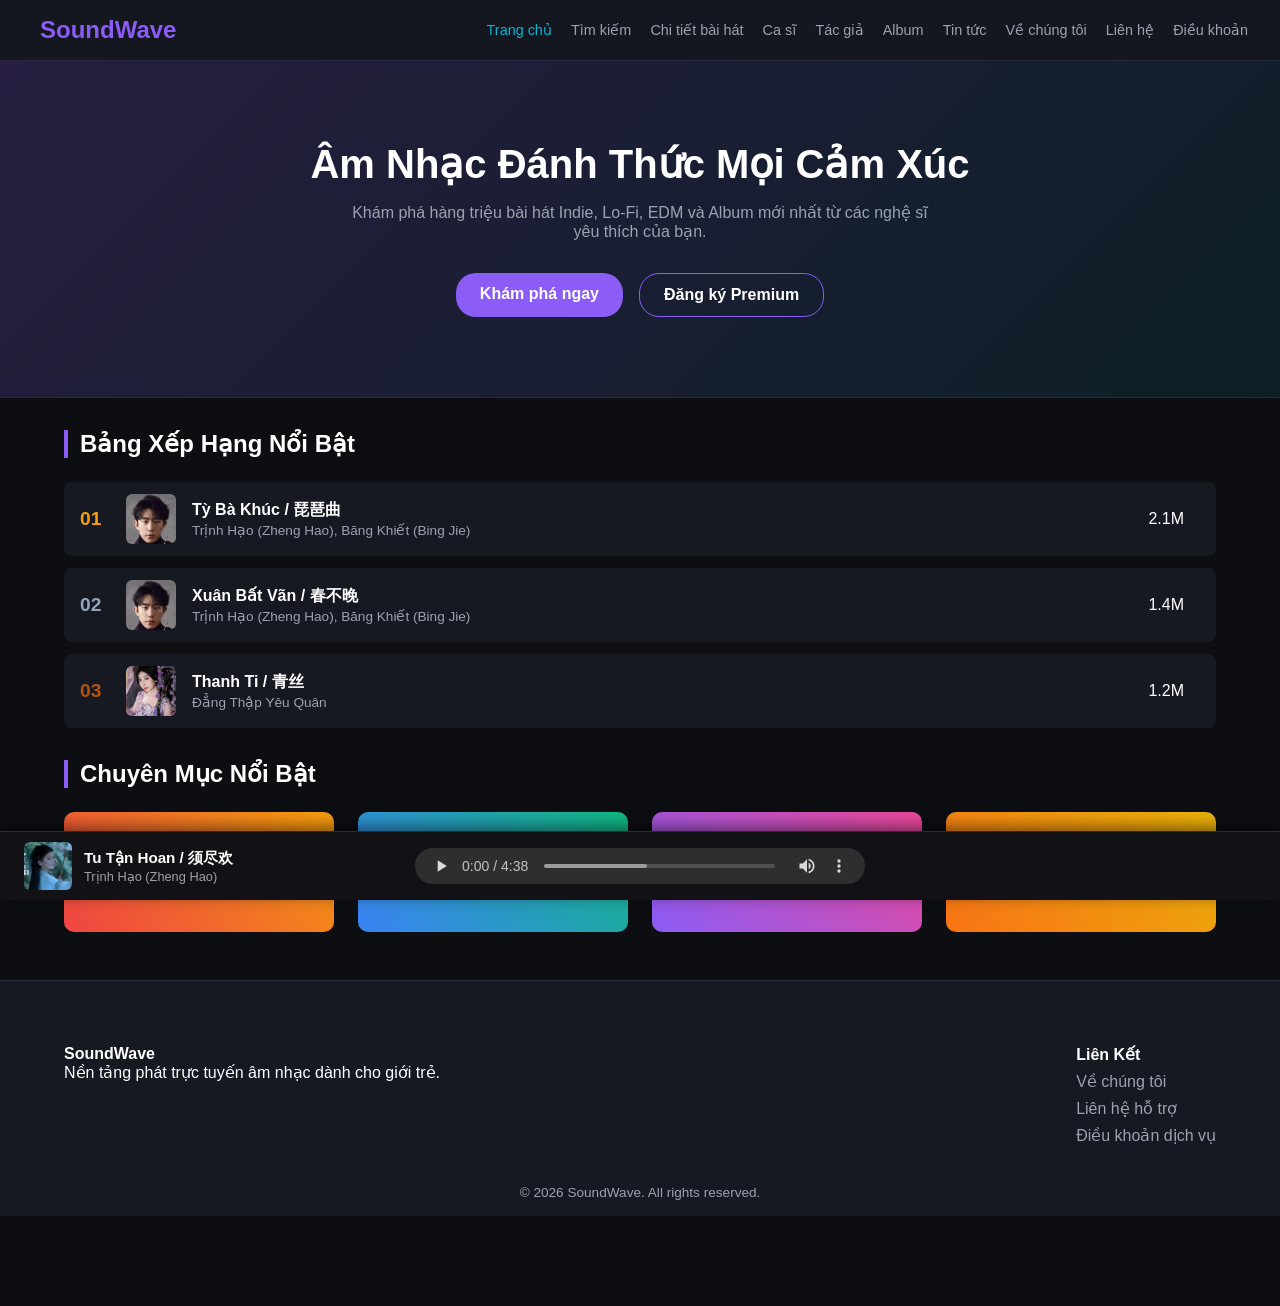
<file: index.html>
<!DOCTYPE html>
<html lang="vi">
<head>
  <meta charset="UTF-8">
  <meta name="viewport" content="width=device-width, initial-scale=1.0">
  <title>SoundWave - Nền Tảng Âm Nhạc Trực Tuyến</title>
  <link rel="stylesheet" href="css/style.css">
</head>
<body>

  <!-- HEADER / NAVBAR -->
  <header class="navbar">
    <div class="logo">
      <i class="fa-solid fa-compact-disc logo-icon"></i>
      <span>SoundWave</span>
    </div>
    <nav class="nav-menu">
      <a href="index.html" class="active">Trang chủ</a>
      <a href="/search/search.html">Tìm kiếm</a>
      <a href="/song-detail/song.html">Chi tiết bài hát</a>
      <a href="/artist/artist.html">Ca sĩ</a>
      <a href="/composer/composer.html">Tác giả</a>
      <a href="/album/album.html">Album</a>
      <a href="/detail/detail.html">Tin tức</a>
      <a href="/about-us/about-us.html">Về chúng tôi</a>
      <a href="/contact/contact.html">Liên hệ</a>
      <a href="/policy/policy.html">Điều khoản</a>
    </nav>
  </header>

  <main>
    <!-- HERO SECTION -->
    <section class="hero">
      <div class="hero-content">
        <h1>Âm Nhạc Đánh Thức Mọi Cảm Xúc</h1>
        <p>Khám phá hàng triệu bài hát Indie, Lo-Fi, EDM và Album mới nhất từ các nghệ sĩ yêu thích của bạn.</p>
        <div class="hero-btns">
          <a href="search.html" class="btn btn-primary">Khám phá ngay</a>
          <a href="contact.html" class="btn btn-secondary">Đăng ký Premium</a>
        </div>
      </div>
    </section>

    <!-- BẢNG XẾP HẠNG (TOP CHARTS) -->
    <section class="container">
      <h2 class="section-title">Bảng Xếp Hạng Nổi Bật</h2>
      <div class="chart-list">
        <div class="chart-item">
          <span class="rank rank-1">01</span>
          <img src="/img/anh2.png" alt="Bìa bài hát" class="thumb">
          <div class="song-info">
            <a href="/song-detail/song.html" class="title">Tỳ Bà Khúc / 琵琶曲</a>
            <a href="/artist/artist.html" class="subtitle">Trịnh Hạo (Zheng Hao), Băng Khiết (Bing Jie)</a>
          </div>
          <span class="plays"><i class="fa-solid fa-headphones"></i> 2.1M</span>
          <a href="song-detail.html" class="play-btn"><i class="fa-solid fa-circle-play"></i></a>
        </div>

        <div class="chart-item">
          <span class="rank rank-2">02</span>
          <img src="/img/anh2.png" alt="Bìa bài hát" class="thumb">
          <div class="song-info">
            <a href="/song-detail/song.html" class="title">Xuân Bất Vãn / 春不晚</a>
            <a href="/artist/artist.html" class="subtitle">Trịnh Hạo (Zheng Hao), Băng Khiết (Bing Jie)</a>
          </div>
          <span class="plays"><i class="fa-solid fa-headphones"></i> 1.4M</span>
          <a href="/song-detail/song.html" class="play-btn"><i class="fa-solid fa-circle-play"></i></a>
        </div>

        <div class="chart-item">
          <span class="rank rank-3">03</span>
          <img src="/img/image.png" alt="Bìa bài hát" class="thumb">
          <div class="song-info">
            <a href="/song-detail/song.html" class="title">Thanh Ti / 青丝</a>
            <a href="/artist/artist.html" class="subtitle">Đẳng Thập Yêu Quân</a>
          </div>
          <span class="plays"><i class="fa-solid fa-headphones"></i> 1.2M</span>
          <a href="/song-detail/song.html" class="play-btn"><i class="fa-solid fa-circle-play"></i></a>
        </div>
      </div>
    </section>

    <!-- CHUYÊN MỤC NỔI BẬT -->
    <section class="container">
      <h2 class="section-title">Chuyên Mục Nổi Bật</h2>
      <div class="grid grid-4">
        <a href="/search/search.html" class="genre-card genre-indie">
          <h3>Indie Việt</h3>
        </a>
        <a href="/search/search.html" class="genre-card genre-lofi">
          <h3>Lo-Fi Học Bài</h3>
        </a>
        <a href="/search/search.html" class="genre-card genre-edm">
          <h3>EDM Sôi Động</h3>
        </a>
        <a href="/search/search.html" class="genre-card genre-acoustic">
          <h3>Acoustic Nhẹ Nhàng</h3>
        </a>
      </div>
    </section>
  </main>

  <!-- CHÂN TRANG (FOOTER) -->
  <footer class="site-footer">
    <div class="container footer-content">
      <div>
        <h4>SoundWave</h4>
        <p>Nền tảng phát trực tuyến âm nhạc dành cho giới trẻ.</p>
      </div>
      <div>
        <h4>Liên Kết</h4>
        <ul>
          <li><a href="/about-us/about-us.html">Về chúng tôi</a></li>
          <li><a href="/contact/contact.html">Liên hệ hỗ trợ</a></li>
          <li><a href="/policy/policy.html">Điều khoản dịch vụ</a></li>
        </ul>
      </div>
    </div>
    <div class="copyright">
      <p>&copy; 2026 SoundWave. All rights reserved.</p>
    </div>
  </footer>

  <!-- THANH TRÌNH PHÁT ÂM NHẠC CỐ ĐỊNH (PURE CSS FIX PLAYER) -->
  <div class="audio-player">
    <div class="player-left">
      <img src="/img/img.png" alt="Bài hát đang phát">
      <div>
        <div class="player-title">Tu Tận Hoan / 须尽欢</div>
        <div class="player-artist">Trịnh Hạo (Zheng Hao)</div>
      </div>
    </div>
    <div class="player-center">
      <audio controls src="/assets/Tu Tận Hoan _ 须尽欢.mp3" class="custom"></audio>
      <!-- <div class="player-controls">
        <button type="button" class="ctrl-btn"><i class="fa-solid fa-shuffle"></i></button>
        <button type="button" class="ctrl-btn"><i class="fa-solid fa-backward-step"></i></button>
        <button type="button" class="ctrl-btn play-main"><i class="fa-solid fa-play"></i></button>
        <button type="button" class="ctrl-btn"><i class="fa-solid fa-forward-step"></i></button>
        <button type="button" class="ctrl-btn"><i class="fa-solid fa-repeat"></i></button>
      </div>
      <div class="progress-bar-wrap">
        <span>01:15</span>
        <div class="progress-bar">
          <div class="progress-fill" style="width: 35%;"></div>
        </div>
        <span>03:45</span>
      </div> -->
    </div>
    <div class="player-right">
      <i class="fa-solid fa-volume-high"></i>
      <!-- <div class="volume-bar">
        <div class="volume-fill" style="width: 70%;"></div>
      </div> -->
    </div>
  </div>

</body>
</html>
</file>
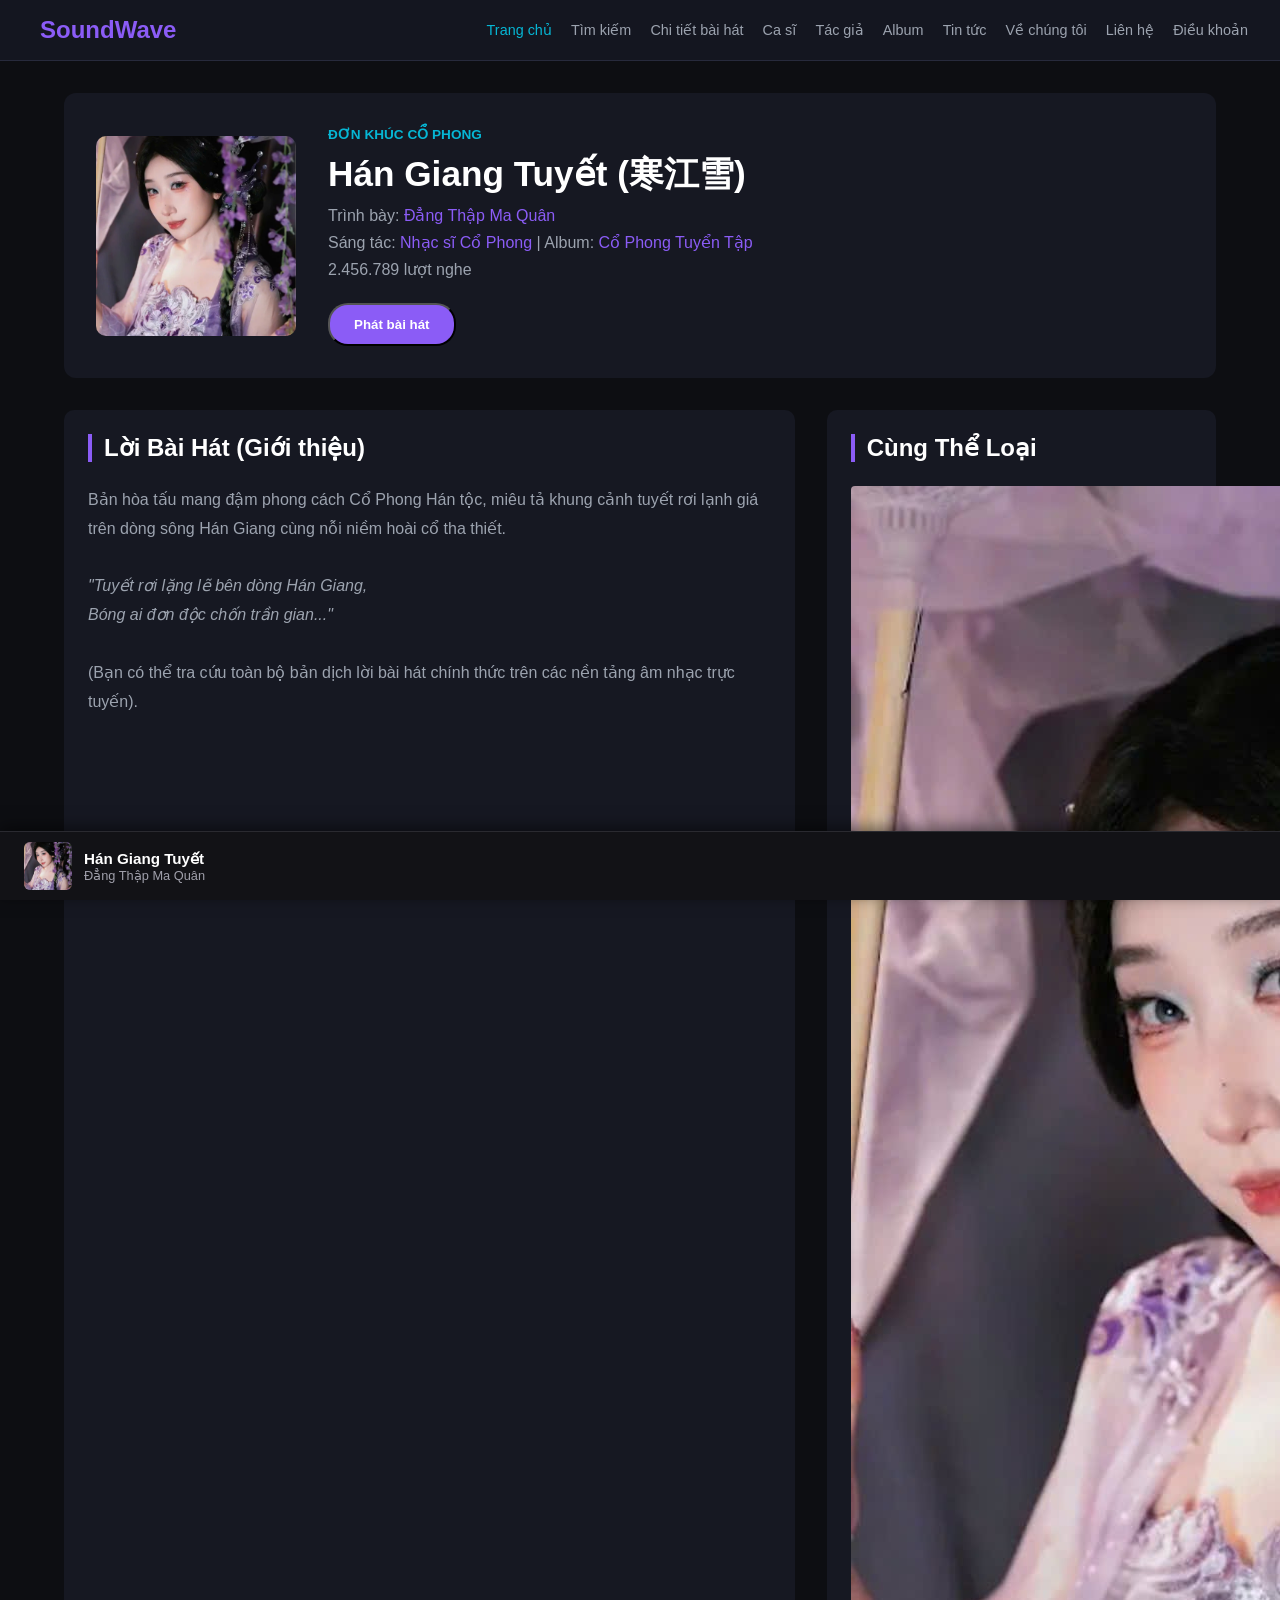
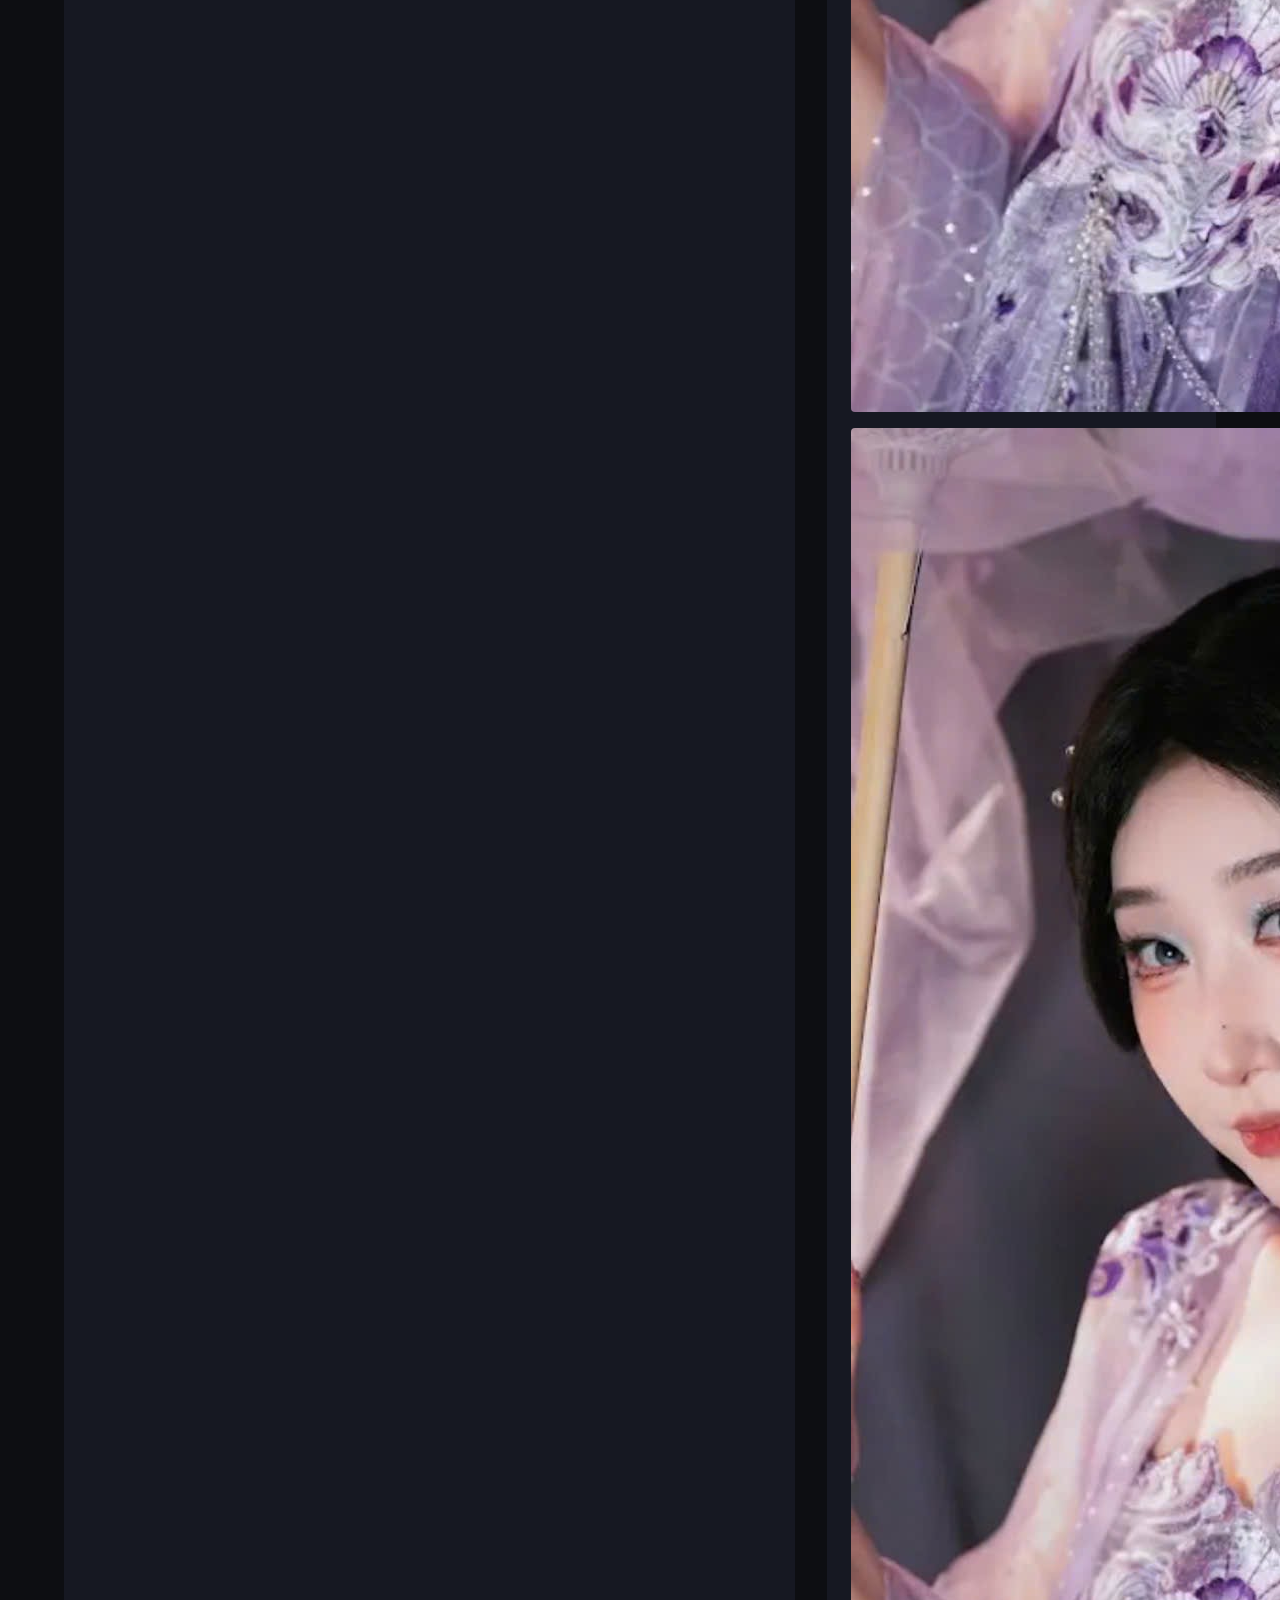
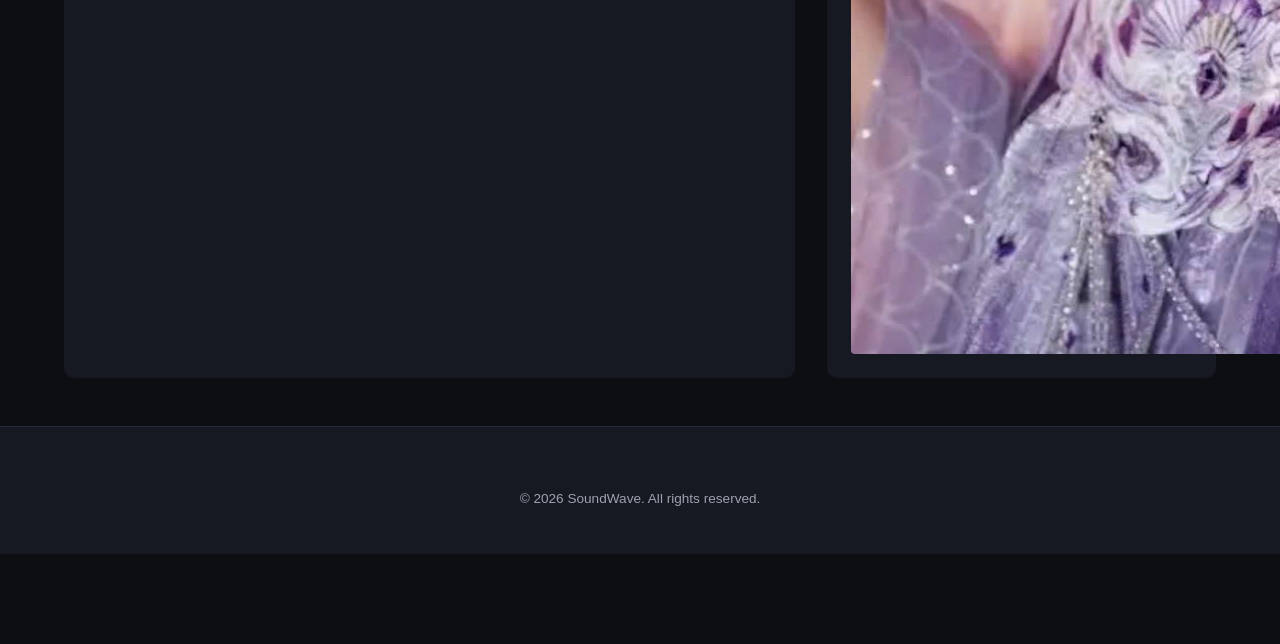
<file: song-detail/song.html>
<!DOCTYPE html>
<html lang="vi">
<head>
  <meta charset="UTF-8">
  <meta name="viewport" content="width=device-width, initial-scale=1.0">
  <title>Chi Tiết Bài Hát - Hán Giang Tuyết</title>
  <link rel="stylesheet" href="../css/style.css">
</head>
<body>
  <header class="navbar">
    <div class="logo"><i class="fa-solid fa-compact-disc logo-icon"></i><span>SoundWave</span></div>
    <nav class="nav-menu">
      <a href="../index.html" class="active">Trang chủ</a>
      <a href="../search/search.html">Tìm kiếm</a>
      <a href="../song-detail/song.html">Chi tiết bài hát</a>
      <a href="../artist/artist.html">Ca sĩ</a>
      <a href="../composer/composer.html">Tác giả</a>
      <a href="../album/album.html">Album</a>
      <a href="../detail/detail.html">Tin tức</a>
      <a href="../about-us/about-us.html">Về chúng tôi</a>
      <a href="../contact/contact.html">Liên hệ</a>
      <a href="../policy/policy.html">Điều khoản</a>
    </nav>
  </header>

  <main class="container">
    <!-- Banner bài hát -->
    <div style="display: flex; gap: 2rem; background: var(--bg-card); padding: 2rem; border-radius: 12px; align-items: center; margin-bottom: 2rem; flex-wrap: wrap;">
      <img src="/img/image.png" alt="Hán Giang Tuyết" style="width: 200px; height: 200px; border-radius: 10px; object-fit: cover;">
      <div>
        <span style="color: var(--accent-cyan); text-transform: uppercase; font-size: 0.85rem; font-weight: bold;">Đơn khúc Cổ Phong</span>
        <h1 style="font-size: 2.2rem; margin: 0.5rem 0;">Hán Giang Tuyết (寒江雪)</h1>
        <p style="color: var(--text-secondary); margin-bottom: 0.5rem;">Trình bày: <a href="/artist/artist.html" style="color: var(--accent-purple);">Đẳng Thập Ma Quân</a></p>
        <p style="color: var(--text-secondary); margin-bottom: 0.5rem;">Sáng tác: <a href="/composer/composer.html" style="color: var(--accent-purple);">Nhạc sĩ Cổ Phong</a> | Album: <a href="album-songs.html" style="color: var(--accent-purple);">Cổ Phong Tuyển Tập</a></p>
        <p style="color: var(--text-secondary); margin-bottom: 1.5rem;"><i class="fa-solid fa-headphones"></i> 2.456.789 lượt nghe</p>
        <button class="btn btn-primary"><i class="fa-solid fa-play"></i> Phát bài hát</button>
      </div>
    </div>

    <!-- Layout Lời bài hát & Sidebar gợi ý -->
    <div style="display: flex; gap: 2rem; flex-wrap: wrap;">
      <!-- Lời bài hát -->
      <div style="flex: 2; min-width: 300px; background: var(--bg-card); padding: 1.5rem; border-radius: 10px;">
        <h3 class="section-title">Lời Bài Hát (Giới thiệu)</h3>
        <p style="line-height: 1.8; color: var(--text-secondary);">
          Bản hòa tấu mang đậm phong cách Cổ Phong Hán tộc, miêu tả khung cảnh tuyết rơi lạnh giá trên dòng sông Hán Giang cùng nỗi niềm hoài cổ tha thiết.<br><br>
          <em>"Tuyết rơi lặng lẽ bên dòng Hán Giang,<br>
          Bóng ai đơn độc chốn trần gian..."</em><br><br>
          (Bạn có thể tra cứu toàn bộ bản dịch lời bài hát chính thức trên các nền tảng âm nhạc trực tuyến).
        </p>
      </div>

      <!-- Sidebar Bài hát gợi ý -->
      <div style="flex: 1; min-width: 250px; background: var(--bg-card); padding: 1.5rem; border-radius: 10px;">
        <h3 class="section-title">Cùng Thể Loại</h3>
        <div style="display: flex; flex-direction: column; gap: 1rem;">
          <div style="display: flex; gap: 0.75rem; align-items: center;">
            <img src="/img/image.png" style="border-radius: 4px;">
            <div><a href="/song-detail/song.html" style="font-weight: 600;">Quạn Hùng Khởi</a><br><small style="color: var(--text-secondary);">Đẳng Thập Ma Quân</small></div>
          </div>
          <div style="display: flex; gap: 0.75rem; align-items: center;">
            <img src="/img/image.png" style="border-radius: 4px;">
            <div><a href="/song-detail/song.html" style="font-weight: 600;">Quy Tầm</a><br><small style="color: var(--text-secondary);">Đẳng Thập Ma Quân</small></div>
          </div>
        </div>
      </div>
    </div>
  </main>

  <footer class="site-footer">
    <div class="container copyright"><p>&copy; 2026 SoundWave. All rights reserved.</p></div>
  </footer>

  <div class="audio-player">
    <div class="player-left"><img src="/img/image.png"><div><div class="player-title">Hán Giang Tuyết</div><div class="player-artist">Đẳng Thập Ma Quân</div></div></div>
    <div class="player-center"><div class="player-controls"><button class="ctrl-btn"><i class="fa-solid fa-play"></i></button></div></div>
    <div class="player-right"><i class="fa-solid fa-volume-high"></i></div>
  </div>
</body>
</html>
</file>
<file: css/style.css>
/* SYSTEM RESET & VARIABLES */
* {
  margin: 0;
  padding: 0;
  box-sizing: border-box;
  font-family: 'Segoe UI', Tahoma, Geneva, Verdana, sans-serif;
}

:root {
  --bg-main: #0d0e12;
  --bg-card: #161822;
  --bg-hover: #1f2232;
  --accent-purple: #8b5cf6;
  --accent-cyan: #06b6d4;
  --text-primary: #ffffff;
  --text-secondary: #9ca3af;
  --border-color: #272a3c;
}

body {
  background-color: var(--bg-main);
  color: var(--text-primary);
  padding-bottom: 90px; /* Chừa khoảng trống cho player cố định */
}

a {
  color: inherit;
  text-decoration: none;
}

/* NAVBAR */
.navbar {
  display: flex;
  justify-content: space-between;
  align-items: center;
  padding: 1rem 2rem;
  background-color: rgba(22, 24, 34, 0.95);
  position: sticky;
  top: 0;
  z-index: 100;
  border-bottom: 1px solid var(--border-color);
}

.logo {
  display: flex;
  align-items: center;
  gap: 0.5rem;
  font-size: 1.5rem;
  font-weight: bold;
  color: var(--accent-purple);
}

.nav-menu {
  display: flex;
  gap: 1.2rem;
  flex-wrap: wrap;
}

.nav-menu a {
  font-size: 0.9rem;
  color: var(--text-secondary);
  transition: color 0.2s;
}

.nav-menu a:hover,
.nav-menu a.active {
  color: var(--accent-cyan);
}

/* CONTAINER & LAYOUT */
.container {
  max-width: 1200px;
  margin: 2rem auto;
  padding: 0 1.5rem;
}

.section-title {
  margin-bottom: 1.5rem;
  font-size: 1.5rem;
  border-left: 4px solid var(--accent-purple);
  padding-left: 0.75rem;
}

.grid {
  display: grid;
  gap: 1.5rem;
}

.grid-4 {
  grid-template-columns: repeat(auto-fit, minmax(220px, 1fr));
}

/* HERO SECTION */
.hero {
  background: linear-gradient(135deg, rgba(139, 92, 246, 0.2), rgba(6, 182, 212, 0.1)), url('https://picsum.photos/seed/musicbg/1200/400') center/cover;
  padding: 5rem 2rem;
  text-align: center;
  border-bottom: 1px solid var(--border-color);
}

.hero h1 {
  font-size: 2.5rem;
  margin-bottom: 1rem;
}

.hero p {
  color: var(--text-secondary);
  max-width: 600px;
  margin: 0 auto 2rem;
}

.hero-btns {
  display: flex;
  gap: 1rem;
  justify-content: center;
}

.btn {
  padding: 0.75rem 1.5rem;
  border-radius: 20px;
  font-weight: 600;
  cursor: pointer;
  display: inline-block;
}

.btn-primary {
  background-color: var(--accent-purple);
  color: white;
}

.btn-secondary {
  background-color: transparent;
  border: 1px solid var(--accent-purple);
  color: white;
}

/* BẢNG XẾP HẠNG */
.chart-list {
  display: flex;
  flex-direction: column;
  gap: 0.75rem;
}

.chart-item {
  display: flex;
  align-items: center;
  gap: 1rem;
  background-color: var(--bg-card);
  padding: 0.75rem 1rem;
  border-radius: 8px;
  transition: background-color 0.2s;
}

.chart-item:hover {
  background-color: var(--bg-hover);
}

.rank {
  font-size: 1.2rem;
  font-weight: bold;
  width: 30px;
}

.rank-1 { color: #f59e0b; }
.rank-2 { color: #94a3b8; }
.rank-3 { color: #b45309; }

.thumb {
  width: 50px;
  height: 50px;
  border-radius: 6px;
  object-fit: cover;
}

.song-info {
  flex: 1;
}

.song-info .title {
  display: block;
  font-weight: 600;
}

.song-info .subtitle {
  font-size: 0.85rem;
  color: var(--text-secondary);
}

.play-btn {
  font-size: 1.8rem;
  color: var(--accent-cyan);
}

/* CHUYÊN MỤC CARD */
.genre-card {
  height: 120px;
  border-radius: 10px;
  display: flex;
  align-items: center;
  justify-content: center;
  font-size: 1.2rem;
  font-weight: bold;
  background-size: cover;
}

.genre-indie { background: linear-gradient(45deg, #ef4444, #f59e0b); }
.genre-lofi { background: linear-gradient(45deg, #3b82f6, #10b981); }
.genre-edm { background: linear-gradient(45deg, #8b5cf6, #ec4899); }
.genre-acoustic { background: linear-gradient(45deg, #f97316, #eab308); }

/* FOOTER */
.site-footer {
  background-color: var(--bg-card);
  padding: 2rem 0 1rem;
  margin-top: 3rem;
  border-top: 1px solid var(--border-color);
}

.footer-content {
  display: flex;
  justify-content: space-between;
  flex-wrap: wrap;
  gap: 2rem;
}

.footer-content ul {
  list-style: none;
  margin-top: 0.5rem;
}

.footer-content li {
  margin-bottom: 0.5rem;
  color: var(--text-secondary);
}

.copyright {
  text-align: center;
  color: var(--text-secondary);
  font-size: 0.85rem;
  margin-top: 2rem;
}

/* FIXED AUDIO PLAYER */
.audio-player {
    position: fixed;
    bottom: 0;
    left: 0;
    width: 100%;
    background-color: #121216;
    border-top: 1px solid #2a2a30;
    padding: 10px 24px;
    display: flex;
    align-items: center;
    justify-content: space-between;
    z-index: 9999;
    box-sizing: border-box;
    box-shadow: 0 -4px 15px rgba(0, 0, 0, 0.5);
}

.audio-player .player-left {
    display: flex;
    align-items: center;
    gap: 12px;
}

.audio-player .player-left img {
    width: 48px;
    height: 48px;
    border-radius: 6px;
    object-fit: cover;
}

.audio-player .player-title {
    color: #ffffff;
    font-size: 0.95rem;
    font-weight: 600;
}

.audio-player .player-artist {
    color: #a0a0ab;
    font-size: 0.8rem;
}

.audio-player .player-center {
    flex: 1;
    max-width: 500px;
    margin: 0 20px;
    display: flex;
    align-items: center;
}

.audio-player audio {
    width: 100%;
    height: 36px;
    outline: none;
    filter: invert(0.85) hue-rotate(150deg);
}

.custom {
    width: 100%;
    max-width: 450px;
    height: 38px;
    outline: none;
    filter: invert(0.9) hue-rotate(180deg) brightness(0.9);
}

.player-left {
  display: flex;
  align-items: center;
  gap: 0.75rem;
  width: 25%;
}

.player-left img {
  width: 48px;
  height: 48px;
  border-radius: 4px;
}

.player-title {
  font-size: 0.9rem;
  font-weight: 600;
}

.player-artist {
  font-size: 0.8rem;
  color: var(--text-secondary);
}

.player-center {
  width: 50%;
  display: flex;
  flex-direction: column;
  align-items: center;
  gap: 0.4rem;
}

.player-controls {
  display: flex;
  align-items: center;
  gap: 1.2rem;
}

.ctrl-btn {
  background: none;
  border: none;
  color: var(--text-secondary);
  font-size: 1rem;
  cursor: pointer;
}

.ctrl-btn.play-main {
  color: white;
  font-size: 1.5rem;
}

.progress-bar-wrap {
  display: flex;
  align-items: center;
  gap: 0.75rem;
  width: 100%;
  max-width: 500px;
  font-size: 0.75rem;
  color: var(--text-secondary);
}

.progress-bar, .volume-bar {
  flex: 1;
  height: 4px;
  background-color: var(--border-color);
  border-radius: 2px;
  position: relative;
}

.progress-fill, .volume-fill {
  height: 100%;
  background-color: var(--accent-purple);
  border-radius: 2px;
}

.player-right {
  width: 25%;
  display: flex;
  align-items: center;
  justify-content: flex-end;
  gap: 0.5rem;
  color: var(--text-secondary);
}

.volume-bar {
  max-width: 100px;
}

/* RESPONSIVE DESIGN */
@media (max-width: 768px) {
  .navbar {
    flex-direction: column;
    gap: 1rem;
  }
  .nav-menu {
    justify-content: center;
  }
  .hero h1 {
    font-size: 1.8rem;
  }
  .player-left { width: 35%; }
  .player-center { width: 65%; }
  .player-right { display: none; }
}
</file>
